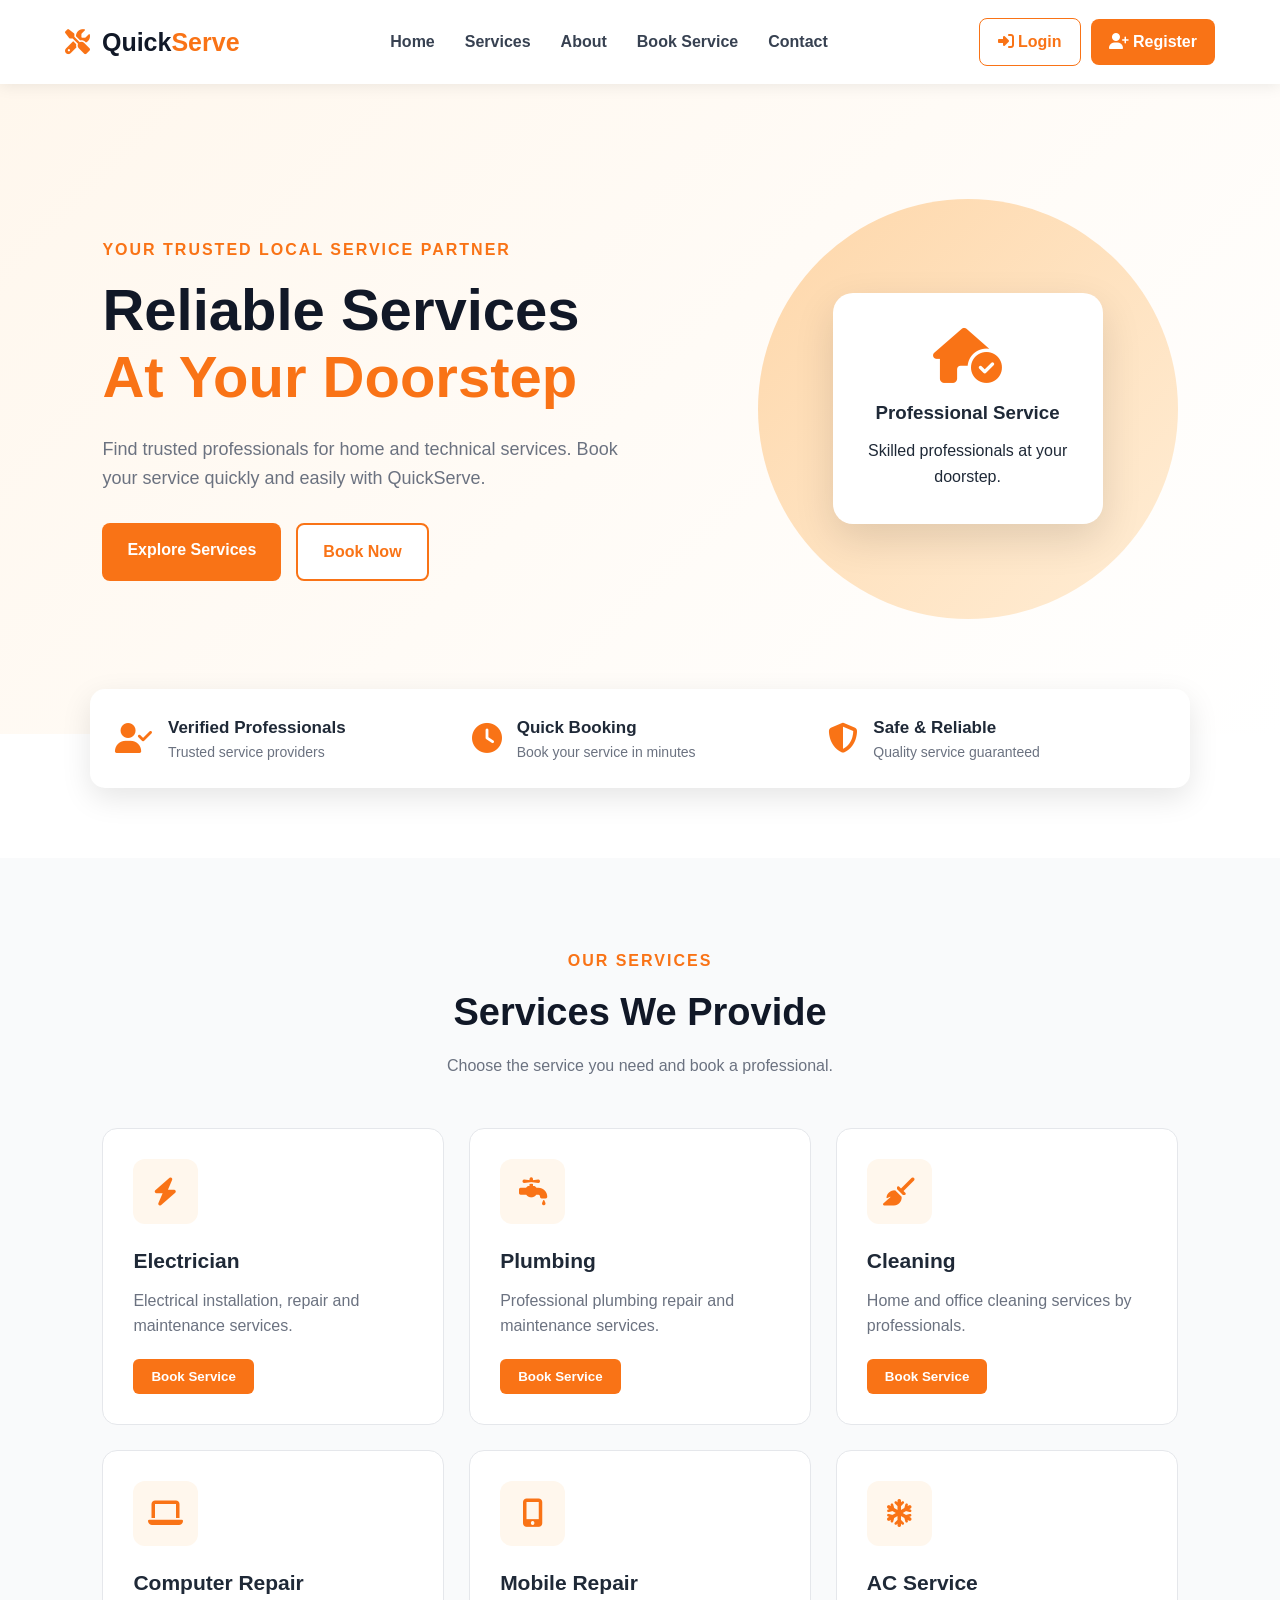
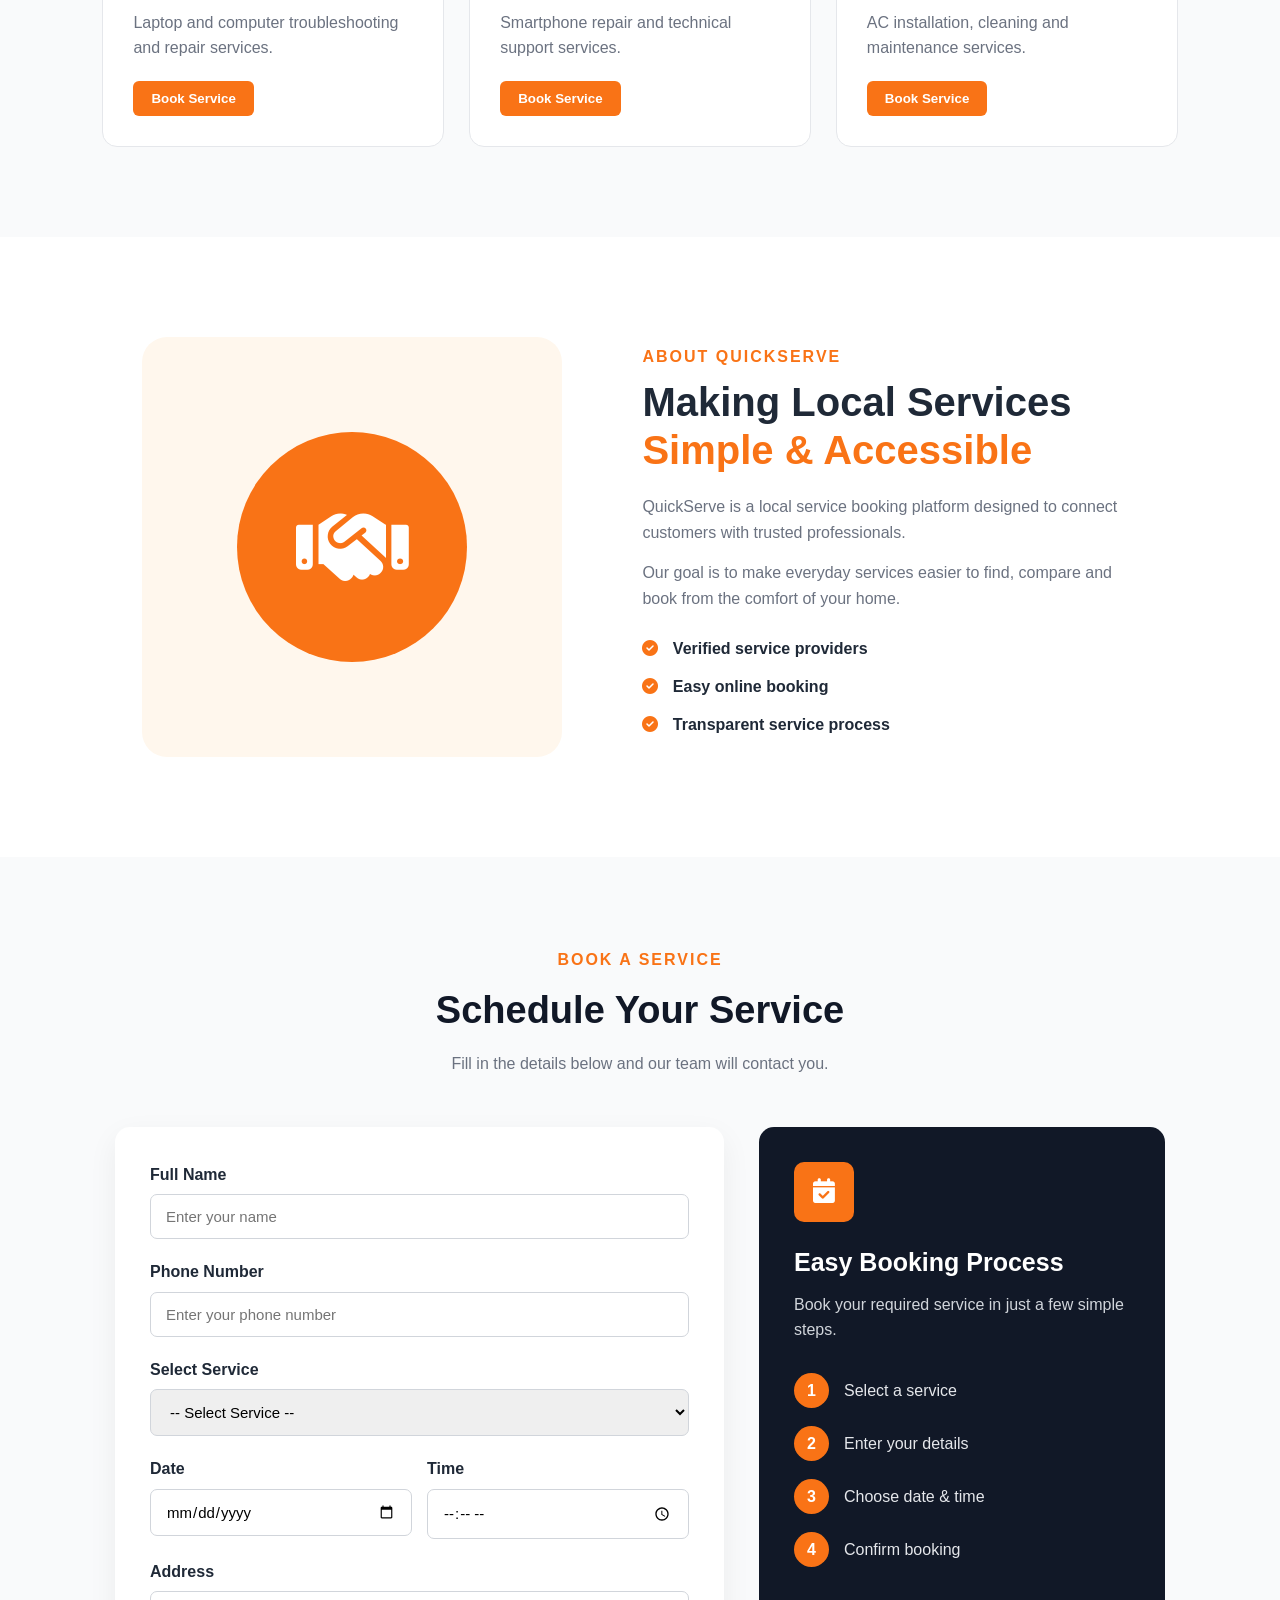
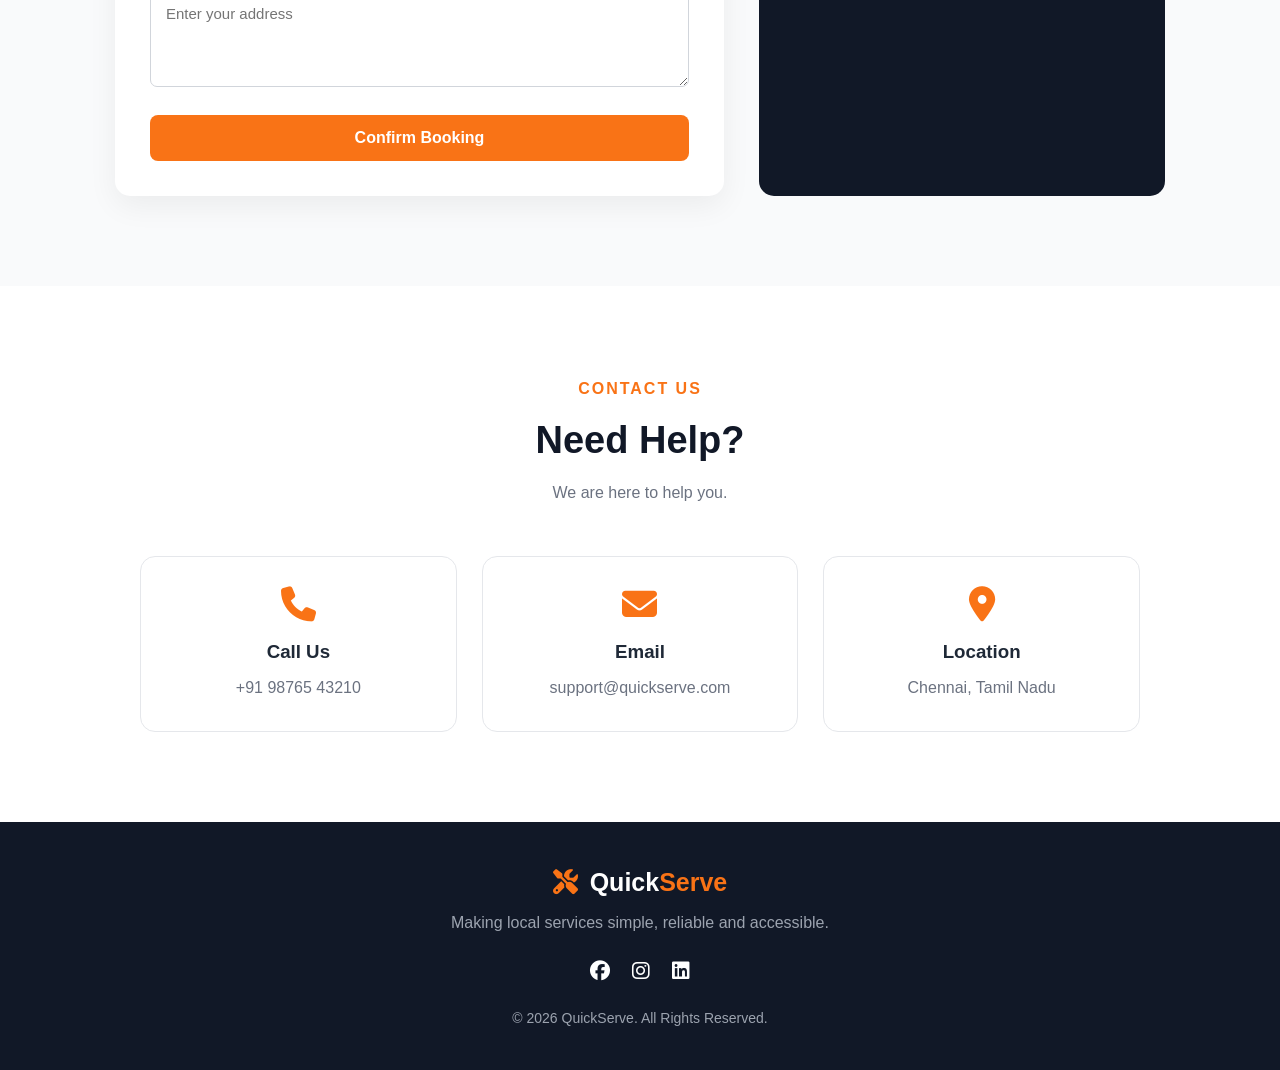
<file: index.html>
<!DOCTYPE html>
<html lang="en">
<head>
    <meta charset="UTF-8">
    <meta name="viewport" content="width=device-width, initial-scale=1.0">

    <title>QuickServe - Local Service Booking</title>

    <link rel="stylesheet" href="style.css">

    <link
        rel="stylesheet"
        href="https://cdnjs.cloudflare.com/ajax/libs/font-awesome/6.5.2/css/all.min.css"
    >
</head>

<body>

    <!-- ================= NAVBAR ================= -->

    <header>
        <nav class="navbar">

            <div class="logo">
                <i class="fa-solid fa-screwdriver-wrench"></i>
                Quick<span>Serve</span>
            </div>

            <ul class="nav-links" id="navLinks">
                <li><a href="#home">Home</a></li>
                <li><a href="#services">Services</a></li>
                <li><a href="#about">About</a></li>
                <li><a href="#booking">Book Service</a></li>
                <li><a href="#contact">Contact</a></li>
            </ul>
            <div class="nav-auth">

    <a href="login.html" class="login-btn">
        <i class="fa-solid fa-right-to-bracket"></i>
        Login
    </a>

    <a href="register.html" class="register-btn">
        <i class="fa-solid fa-user-plus"></i>
        Register
    </a>

</div>

            <button class="menu-btn" id="menuBtn">
                <i class="fa-solid fa-bars"></i>
            </button>

        </nav>
    </header>


    <!-- ================= HERO ================= -->

    <section class="hero" id="home">

        <div class="hero-content">

            <p class="small-title">
                YOUR TRUSTED LOCAL SERVICE PARTNER
            </p>

            <h1>
                Reliable Services<br>
                <span>At Your Doorstep</span>
            </h1>

            <p class="hero-text">
                Find trusted professionals for home and technical services.
                Book your service quickly and easily with QuickServe.
            </p>

            <div class="hero-buttons">
                <a href="#services" class="btn primary-btn">
                    Explore Services
                </a>

                <a href="#booking" class="btn secondary-btn">
                    Book Now
                </a>
            </div>

        </div>

        <div class="hero-image">

            <div class="hero-card">
                <i class="fa-solid fa-house-circle-check"></i>

                <h3>Professional Service</h3>

                <p>
                    Skilled professionals at your doorstep.
                </p>
            </div>

        </div>

    </section>


    <!-- ================= FEATURES ================= -->

    <section class="features">

        <div class="feature">
            <i class="fa-solid fa-user-check"></i>

            <div>
                <h3>Verified Professionals</h3>
                <p>Trusted service providers</p>
            </div>
        </div>


        <div class="feature">
            <i class="fa-solid fa-clock"></i>

            <div>
                <h3>Quick Booking</h3>
                <p>Book your service in minutes</p>
            </div>
        </div>


        <div class="feature">
            <i class="fa-solid fa-shield-halved"></i>

            <div>
                <h3>Safe & Reliable</h3>
                <p>Quality service guaranteed</p>
            </div>
        </div>

    </section>


    <!-- ================= SERVICES ================= -->

    <section class="services-section" id="services">

        <div class="section-title">

            <p>OUR SERVICES</p>

            <h2>Services We Provide</h2>

            <span>
                Choose the service you need and book a professional.
            </span>

        </div>


        <div class="service-container">


            <!-- Electrician -->

            <div class="service-card">

                <div class="service-icon">
                    <i class="fa-solid fa-bolt"></i>
                </div>

                <h3>Electrician</h3>

                <p>
                    Electrical installation, repair and maintenance services.
                </p>

                <button
                    class="service-btn"
                    onclick="selectService('Electrician')">
                    Book Service
                </button>

            </div>


            <!-- Plumber -->

            <div class="service-card">

                <div class="service-icon">
                    <i class="fa-solid fa-faucet-drip"></i>
                </div>

                <h3>Plumbing</h3>

                <p>
                    Professional plumbing repair and maintenance services.
                </p>

                <button
                    class="service-btn"
                    onclick="selectService('Plumbing')">
                    Book Service
                </button>

            </div>


            <!-- Cleaning -->

            <div class="service-card">

                <div class="service-icon">
                    <i class="fa-solid fa-broom"></i>
                </div>

                <h3>Cleaning</h3>

                <p>
                    Home and office cleaning services by professionals.
                </p>

                <button
                    class="service-btn"
                    onclick="selectService('Cleaning')">
                    Book Service
                </button>

            </div>


            <!-- Computer -->

            <div class="service-card">

                <div class="service-icon">
                    <i class="fa-solid fa-laptop"></i>
                </div>

                <h3>Computer Repair</h3>

                <p>
                    Laptop and computer troubleshooting and repair services.
                </p>

                <button
                    class="service-btn"
                    onclick="selectService('Computer Repair')">
                    Book Service
                </button>

            </div>


            <!-- Mobile -->

            <div class="service-card">

                <div class="service-icon">
                    <i class="fa-solid fa-mobile-screen-button"></i>
                </div>

                <h3>Mobile Repair</h3>

                <p>
                    Smartphone repair and technical support services.
                </p>

                <button
                    class="service-btn"
                    onclick="selectService('Mobile Repair')">
                    Book Service
                </button>

            </div>


            <!-- AC -->

            <div class="service-card">

                <div class="service-icon">
                    <i class="fa-solid fa-snowflake"></i>
                </div>

                <h3>AC Service</h3>

                <p>
                    AC installation, cleaning and maintenance services.
                </p>

                <button
                    class="service-btn"
                    onclick="selectService('AC Service')">
                    Book Service
                </button>

            </div>

        </div>

    </section>


    <!-- ================= ABOUT ================= -->

    <section class="about" id="about">

        <div class="about-image">

            <div class="about-circle">
                <i class="fa-solid fa-handshake"></i>
            </div>

        </div>


        <div class="about-content">

            <p class="section-label">
                ABOUT QUICKSERVE
            </p>

            <h2>
                Making Local Services
                <span>Simple & Accessible</span>
            </h2>

            <p>
                QuickServe is a local service booking platform designed
                to connect customers with trusted professionals.
            </p>

            <p>
                Our goal is to make everyday services easier to find,
                compare and book from the comfort of your home.
            </p>


            <div class="about-points">

                <div>
                    <i class="fa-solid fa-circle-check"></i>
                    Verified service providers
                </div>

                <div>
                    <i class="fa-solid fa-circle-check"></i>
                    Easy online booking
                </div>

                <div>
                    <i class="fa-solid fa-circle-check"></i>
                    Transparent service process
                </div>

            </div>

        </div>

    </section>


    <!-- ================= BOOKING ================= -->

    <section class="booking-section" id="booking">

        <div class="section-title">

            <p>BOOK A SERVICE</p>

            <h2>Schedule Your Service</h2>

            <span>
                Fill in the details below and our team will contact you.
            </span>

        </div>


        <div class="booking-container">

            <form id="bookingForm">

                <div class="input-group">

                    <label>Full Name</label>

                    <input
                        type="text"
                        id="name"
                        placeholder="Enter your name"
                        required
                    >

                </div>


                <div class="input-group">

                    <label>Phone Number</label>

                    <input
                        type="tel"
                        id="phone"
                        placeholder="Enter your phone number"
                        required
                    >

                </div>


                <div class="input-group">

                    <label>Select Service</label>

                    <select id="service" required>

                        <option value="">
                            -- Select Service --
                        </option>

                        <option value="Electrician">
                            Electrician
                        </option>

                        <option value="Plumbing">
                            Plumbing
                        </option>

                        <option value="Cleaning">
                            Cleaning
                        </option>

                        <option value="Computer Repair">
                            Computer Repair
                        </option>

                        <option value="Mobile Repair">
                            Mobile Repair
                        </option>

                        <option value="AC Service">
                            AC Service
                        </option>

                    </select>

                </div>


                <div class="form-row">

                    <div class="input-group">

                        <label>Date</label>

                        <input
                            type="date"
                            id="date"
                            required
                        >

                    </div>


                    <div class="input-group">

                        <label>Time</label>

                        <input
                            type="time"
                            id="time"
                            required
                        >

                    </div>

                </div>


                <div class="input-group">

                    <label>Address</label>

                    <textarea
                        id="address"
                        rows="4"
                        placeholder="Enter your address"
                        required
                    ></textarea>

                </div>


                <button
                    type="submit"
                    class="btn primary-btn booking-btn">

                    Confirm Booking

                </button>

            </form>


            <!-- Booking Information -->

            <div class="booking-info">

                <div class="info-icon">
                    <i class="fa-solid fa-calendar-check"></i>
                </div>

                <h3>Easy Booking Process</h3>

                <p>
                    Book your required service in just a few simple steps.
                </p>


                <div class="process">

                    <div>
                        <span>1</span>
                        <p>Select a service</p>
                    </div>

                    <div>
                        <span>2</span>
                        <p>Enter your details</p>
                    </div>

                    <div>
                        <span>3</span>
                        <p>Choose date & time</p>
                    </div>

                    <div>
                        <span>4</span>
                        <p>Confirm booking</p>
                    </div>

                </div>

            </div>

        </div>

    </section>


    <!-- ================= CONTACT ================= -->

    <section class="contact" id="contact">

        <div class="section-title">

            <p>CONTACT US</p>

            <h2>Need Help?</h2>

            <span>
                We are here to help you.
            </span>

        </div>


        <div class="contact-container">

            <div class="contact-card">

                <i class="fa-solid fa-phone"></i>

                <h3>Call Us</h3>

                <p>+91 98765 43210</p>

            </div>


            <div class="contact-card">

                <i class="fa-solid fa-envelope"></i>

                <h3>Email</h3>

                <p>support@quickserve.com</p>

            </div>


            <div class="contact-card">

                <i class="fa-solid fa-location-dot"></i>

                <h3>Location</h3>

                <p>Chennai, Tamil Nadu</p>

            </div>

        </div>

    </section>


    <!-- ================= FOOTER ================= -->

    <footer>

        <div class="footer-content">

            <div class="logo">
                <i class="fa-solid fa-screwdriver-wrench"></i>
                Quick<span>Serve</span>
            </div>

            <p>
                Making local services simple, reliable and accessible.
            </p>

        </div>


        <div class="social-icons">

            <a href="#">
                <i class="fa-brands fa-facebook"></i>
            </a>

            <a href="#">
                <i class="fa-brands fa-instagram"></i>
            </a>

            <a href="#">
                <i class="fa-brands fa-linkedin"></i>
            </a>

        </div>


        <p class="copyright">
            © 2026 QuickServe. All Rights Reserved.
        </p>

    </footer>


    <!-- Booking Popup -->

    <div class="popup" id="popup">

        <div class="popup-box">

            <i class="fa-solid fa-circle-check"></i>

            <h2>Booking Confirmed!</h2>

            <p id="popupMessage">
                Your service has been booked successfully.
            </p>

            <button onclick="closePopup()">
                OK
            </button>

        </div>

    </div>


    <script src="script.js"></script>

</body>
</html>
</file>
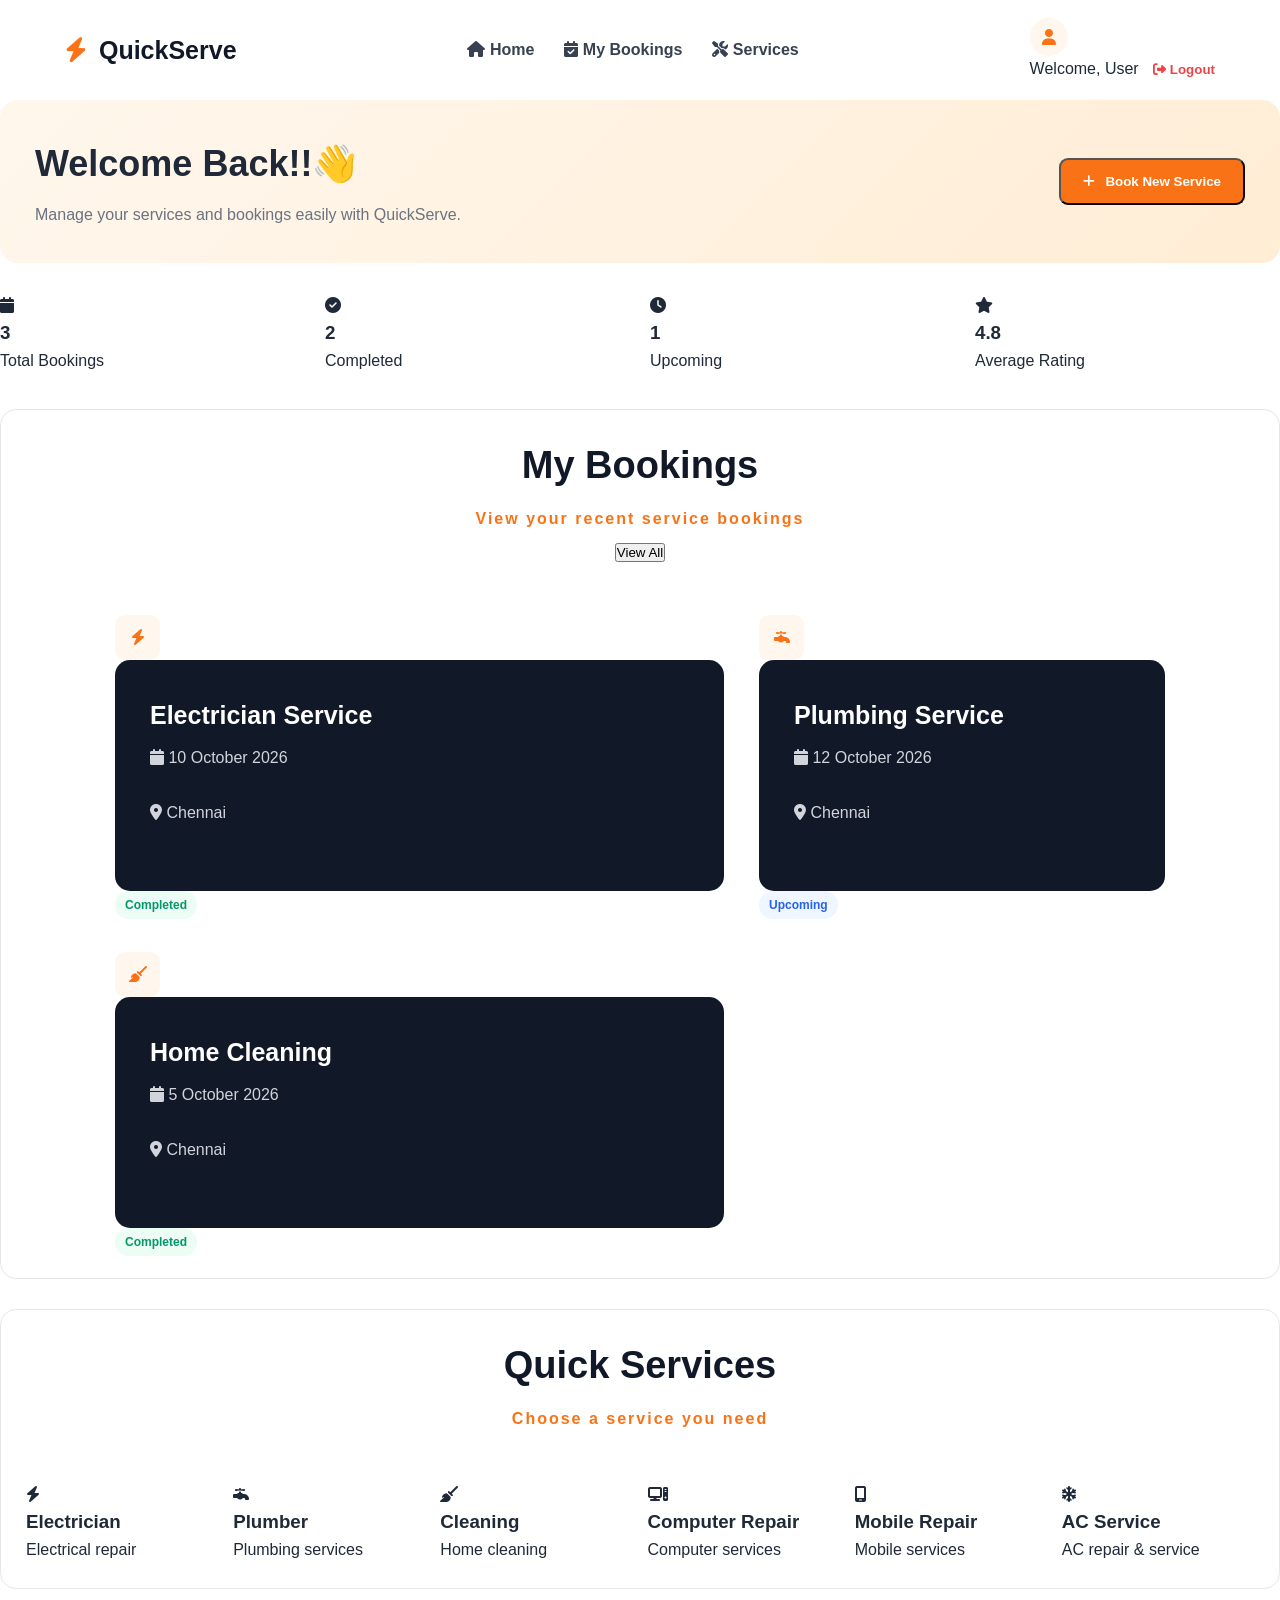
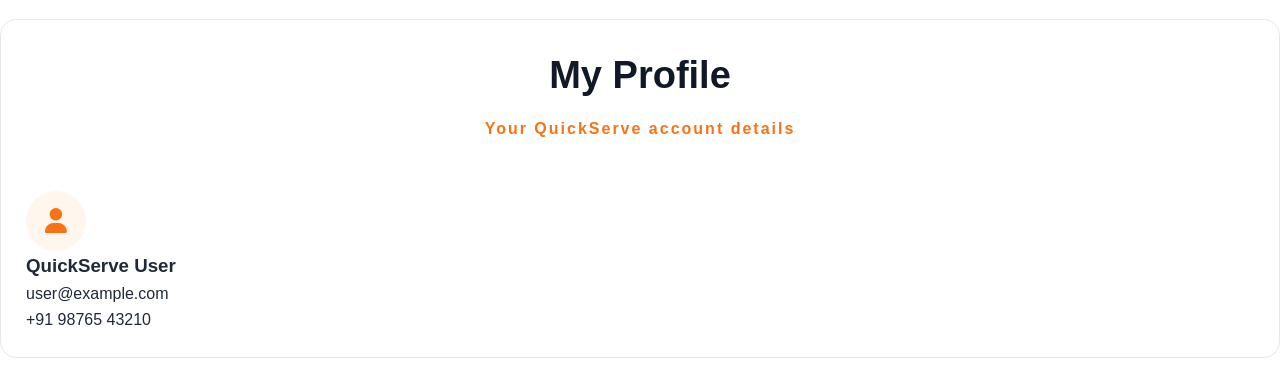
<file: dashboard.html>
<!DOCTYPE html>
<html lang="en">
<head>
    <meta charset="UTF-8">
    <meta name="viewport" content="width=device-width, initial-scale=1.0">

    <title>QuickServe - Dashboard</title>

    <link rel="stylesheet" href="style.css">

    <link rel="stylesheet"
          href="https://cdnjs.cloudflare.com/ajax/libs/font-awesome/6.5.0/css/all.min.css">
</head>

<body>

<!-- ================= NAVBAR ================= -->

<nav class="navbar">

    <div class="logo">
        <i class="fa-solid fa-bolt"></i>
        QuickServe
    </div>

    <div class="nav-links">

        <a href="index.html">
            <i class="fa-solid fa-house"></i>
            Home
        </a>

        <a href="#bookings">
            <i class="fa-solid fa-calendar-check"></i>
            My Bookings
        </a>

        <a href="#services">
            <i class="fa-solid fa-screwdriver-wrench"></i>
            Services
        </a>

    </div>

    <div class="user-area">

        <div class="user-avatar">
            <i class="fa-solid fa-user"></i>
        </div>

        <!-- REGISTERED NAME WILL COME HERE -->
        <span id="dashboardUserName">
            Welcome, User
        </span>

        <button onclick="logoutUser()" class="logout-btn">
            <i class="fa-solid fa-right-from-bracket"></i>
            Logout
        </button>

    </div>

</nav>


<!-- ================= WELCOME SECTION ================= -->

<section class="dashboard-welcome">

    <div>

        <!-- REGISTERED NAME WILL COME HERE -->
        <h1 id="dashboardWelcome">
            Welcome Back!!👋
        </h1>

        <p>
            Manage your services and bookings easily with QuickServe.
        </p>

    </div>

    <button onclick="window.location.href='index.html'"
            class="dashboard-book-btn">

        <i class="fa-solid fa-plus"></i>
        Book New Service

    </button>

</section>


<!-- ================= STATS ================= -->

<section class="dashboard-stats">

    <div class="stat-card">

        <div class="stat-icon">
            <i class="fa-solid fa-calendar"></i>
        </div>

        <div>
            <h3>3</h3>
            <p>Total Bookings</p>
        </div>

    </div>


    <div class="stat-card">

        <div class="stat-icon">
            <i class="fa-solid fa-circle-check"></i>
        </div>

        <div>
            <h3>2</h3>
            <p>Completed</p>
        </div>

    </div>


    <div class="stat-card">

        <div class="stat-icon">
            <i class="fa-solid fa-clock"></i>
        </div>

        <div>
            <h3>1</h3>
            <p>Upcoming</p>
        </div>

    </div>


    <div class="stat-card">

        <div class="stat-icon">
            <i class="fa-solid fa-star"></i>
        </div>

        <div>
            <h3>4.8</h3>
            <p>Average Rating</p>
        </div>

    </div>

</section>


<!-- ================= BOOKINGS ================= -->

<section class="dashboard-section" id="bookings">

    <div class="section-title">

        <div>
            <h2>My Bookings</h2>
            <p>View your recent service bookings</p>
        </div>

        <button class="view-all-btn">
            View All
        </button>

    </div>


    <div class="booking-container">

        <div class="booking-card">

            <div class="booking-icon">
                <i class="fa-solid fa-bolt"></i>
            </div>

            <div class="booking-info">

                <h3>Electrician Service</h3>

                <p>
                    <i class="fa-solid fa-calendar"></i>
                    10 October 2026
                </p>

                <p>
                    <i class="fa-solid fa-location-dot"></i>
                    Chennai
                </p>

            </div>

            <span class="booking-status completed">
                Completed
            </span>

        </div>


        <div class="booking-card">

            <div class="booking-icon">
                <i class="fa-solid fa-faucet"></i>
            </div>

            <div class="booking-info">

                <h3>Plumbing Service</h3>

                <p>
                    <i class="fa-solid fa-calendar"></i>
                    12 October 2026
                </p>

                <p>
                    <i class="fa-solid fa-location-dot"></i>
                    Chennai
                </p>

            </div>

            <span class="booking-status upcoming">
                Upcoming
            </span>

        </div>


        <div class="booking-card">

            <div class="booking-icon">
                <i class="fa-solid fa-broom"></i>
            </div>

            <div class="booking-info">

                <h3>Home Cleaning</h3>

                <p>
                    <i class="fa-solid fa-calendar"></i>
                    5 October 2026
                </p>

                <p>
                    <i class="fa-solid fa-location-dot"></i>
                    Chennai
                </p>

            </div>

            <span class="booking-status completed">
                Completed
            </span>

        </div>

    </div>

</section>


<!-- ================= SERVICES ================= -->

<section class="dashboard-section" id="services">

    <div class="section-title">

        <div>
            <h2>Quick Services</h2>
            <p>Choose a service you need</p>
        </div>

    </div>


    <div class="quick-services">

        <div class="quick-service-card"
             onclick="window.location.href='index.html#services'">

            <i class="fa-solid fa-bolt"></i>

            <h3>Electrician</h3>

            <p>Electrical repair</p>

        </div>


        <div class="quick-service-card"
             onclick="window.location.href='index.html#services'">

            <i class="fa-solid fa-faucet"></i>

            <h3>Plumber</h3>

            <p>Plumbing services</p>

        </div>


        <div class="quick-service-card"
             onclick="window.location.href='index.html#services'">

            <i class="fa-solid fa-broom"></i>

            <h3>Cleaning</h3>

            <p>Home cleaning</p>

        </div>


        <div class="quick-service-card"
             onclick="window.location.href='index.html#services'">

            <i class="fa-solid fa-computer"></i>

            <h3>Computer Repair</h3>

            <p>Computer services</p>

        </div>


        <div class="quick-service-card"
             onclick="window.location.href='index.html#services'">

            <i class="fa-solid fa-mobile-screen"></i>

            <h3>Mobile Repair</h3>

            <p>Mobile services</p>

        </div>


        <div class="quick-service-card"
             onclick="window.location.href='index.html#services'">

            <i class="fa-solid fa-snowflake"></i>

            <h3>AC Service</h3>

            <p>AC repair & service</p>

        </div>

    </div>

</section>


<!-- ================= PROFILE ================= -->

<section class="dashboard-section">

    <div class="section-title">

        <div>
            <h2>My Profile</h2>
            <p>Your QuickServe account details</p>
        </div>

    </div>


    <div class="profile-card">

        <div class="profile-avatar">
            <i class="fa-solid fa-user"></i>
        </div>

        <div class="profile-info">

            <h3 id="profileName">
                QuickServe User
            </h3>

            <p id="profileEmail">
                user@example.com
            </p>

            <p id="profilePhone">
                +91 98765 43210
            </p>

        </div>

    </div>

</section>


<!-- ================= JAVASCRIPT ================= -->

<script>

    // Get registered user details
    const savedName =
        localStorage.getItem("quickServeName");

    const savedEmail =
        localStorage.getItem("quickServeEmail");

    const savedPhone =
        localStorage.getItem("quickServePhone");


    // Show registered name
    if (savedName) {

        document.getElementById("dashboardWelcome")
            .textContent =
            "Welcome Back, " + savedName + " 👋";

        document.getElementById("dashboardUserName")
            .textContent =
            "Welcome, " + savedName;

        document.getElementById("profileName")
            .textContent =
            savedName;

    }


    // Show registered email
    if (savedEmail) {

        document.getElementById("profileEmail")
            .textContent =
            savedEmail;

    }


    // Show registered phone
    if (savedPhone) {

        document.getElementById("profilePhone")
            .textContent =
            savedPhone;

    }


    // Logout
    function logoutUser() {

        const confirmLogout =
            confirm("Are you sure you want to logout?");

        if (confirmLogout) {

            localStorage.removeItem("quickServeName");
            localStorage.removeItem("quickServeEmail");
            localStorage.removeItem("quickServePhone");

            window.location.href =
                "index.html";

        }
        document.getElementById("dashboardWelcome").textContent =
    savedName;
    }

</script>

</body>
</html>
</file>
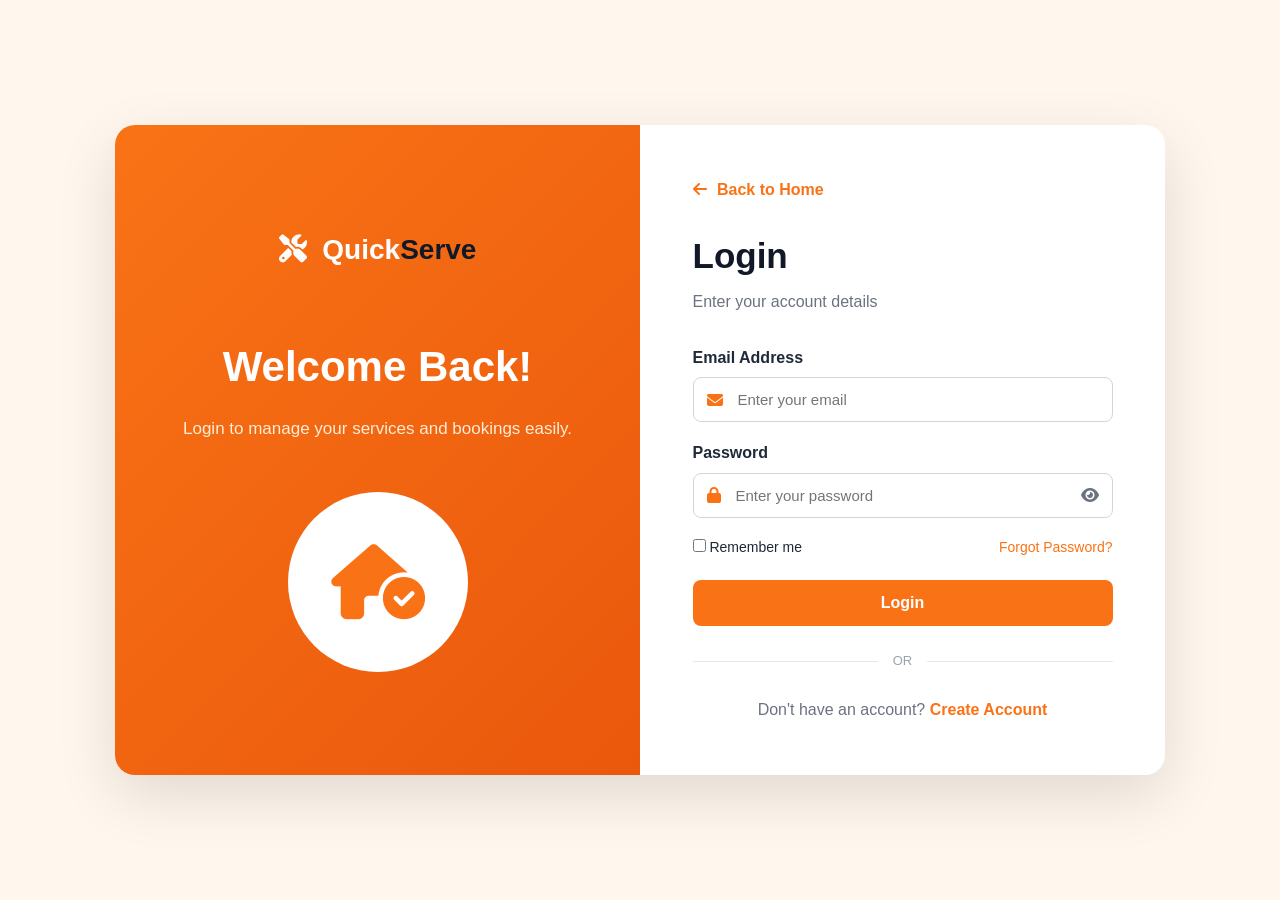
<file: login.html>
<!DOCTYPE html>
<html lang="en">

<head>

    <meta charset="UTF-8">

    <meta name="viewport"
          content="width=device-width, initial-scale=1.0">

    <title>Login - QuickServe</title>

    <link rel="stylesheet" href="style.css">

    <link
        rel="stylesheet"
        href="https://cdnjs.cloudflare.com/ajax/libs/font-awesome/6.5.2/css/all.min.css">

</head>

<body class="auth-body">


    <!-- ================= LOGIN PAGE ================= -->

    <div class="auth-container">


        <!-- Left Side -->

        <div class="auth-left">

            <div class="auth-brand">

                <i class="fa-solid fa-screwdriver-wrench"></i>

                Quick<span>Serve</span>

            </div>

            <h1>
                Welcome Back!
            </h1>

            <p>
                Login to manage your services
                and bookings easily.
            </p>


            <div class="auth-icon">

                <i class="fa-solid fa-house-circle-check"></i>

            </div>

        </div>


        <!-- Right Side -->

        <div class="auth-form-container">

            <div class="auth-form">

                <a href="index.html"
                   class="back-home">

                    <i class="fa-solid fa-arrow-left"></i>

                    Back to Home

                </a>


                <h2>Login</h2>

                <p class="auth-subtitle">
                    Enter your account details
                </p>


                <form id="loginForm">


                    <!-- Email -->

                    <div class="auth-input">

                        <label>Email Address</label>

                        <div class="input-box">

                            <i class="fa-solid fa-envelope"></i>

                            <input
                                type="email"
                                id="loginEmail"
                                placeholder="Enter your email"
                                required>

                        </div>

                    </div>


                    <!-- Password -->

                    <div class="auth-input">

                        <label>Password</label>

                        <div class="input-box">

                            <i class="fa-solid fa-lock"></i>

                            <input
                                type="password"
                                id="loginPassword"
                                placeholder="Enter your password"
                                required>

                            <i
                                class="fa-solid fa-eye password-eye"
                                onclick="togglePassword(
                                'loginPassword',
                                this)">
                            </i>

                        </div>

                    </div>


                    <!-- Remember -->

                    <div class="remember-row">

                        <label>

                            <input
                                type="checkbox">

                            Remember me

                        </label>

                        <a href="#">
                            Forgot Password?
                        </a>

                    </div>


                    <!-- Login -->

                    <button
                        type="submit"
                        class="auth-btn">

                        Login

                    </button>


                </form>


                <div class="auth-divider">

                    <span>OR</span>

                </div>


                <p class="register-text">

                    Don't have an account?

                    <a href="register.html">
                        Create Account
                    </a>

                </p>

            </div>

        </div>

    </div>


    <!-- Login JavaScript -->

    <script>

        // Password Show / Hide

        function togglePassword(inputId, icon) {

            const input =
                document.getElementById(inputId);

            if (input.type === "password") {

                input.type = "text";

                icon.classList.remove(
                    "fa-eye"
                );

                icon.classList.add(
                    "fa-eye-slash"
                );

            } else {

                input.type = "password";

                icon.classList.remove(
                    "fa-eye-slash"
                );

                icon.classList.add(
                    "fa-eye"
                );

            }

        }


        // Login Form

        document.getElementById("loginForm")
        .addEventListener("submit", function(event) {

            event.preventDefault();

            const email =
                document.getElementById(
                    "loginEmail"
                ).value;

            const password =
                document.getElementById(
                    "loginPassword"
                ).value;


            if (email === "" || password === "") {

                alert("Please enter all details.");

                return;

            }


            alert(
                "Login successful! Welcome to QuickServe."
            );


            window.location.href =
                "dashboard.html";

        });

    </script>

</body>

</html>
</file>
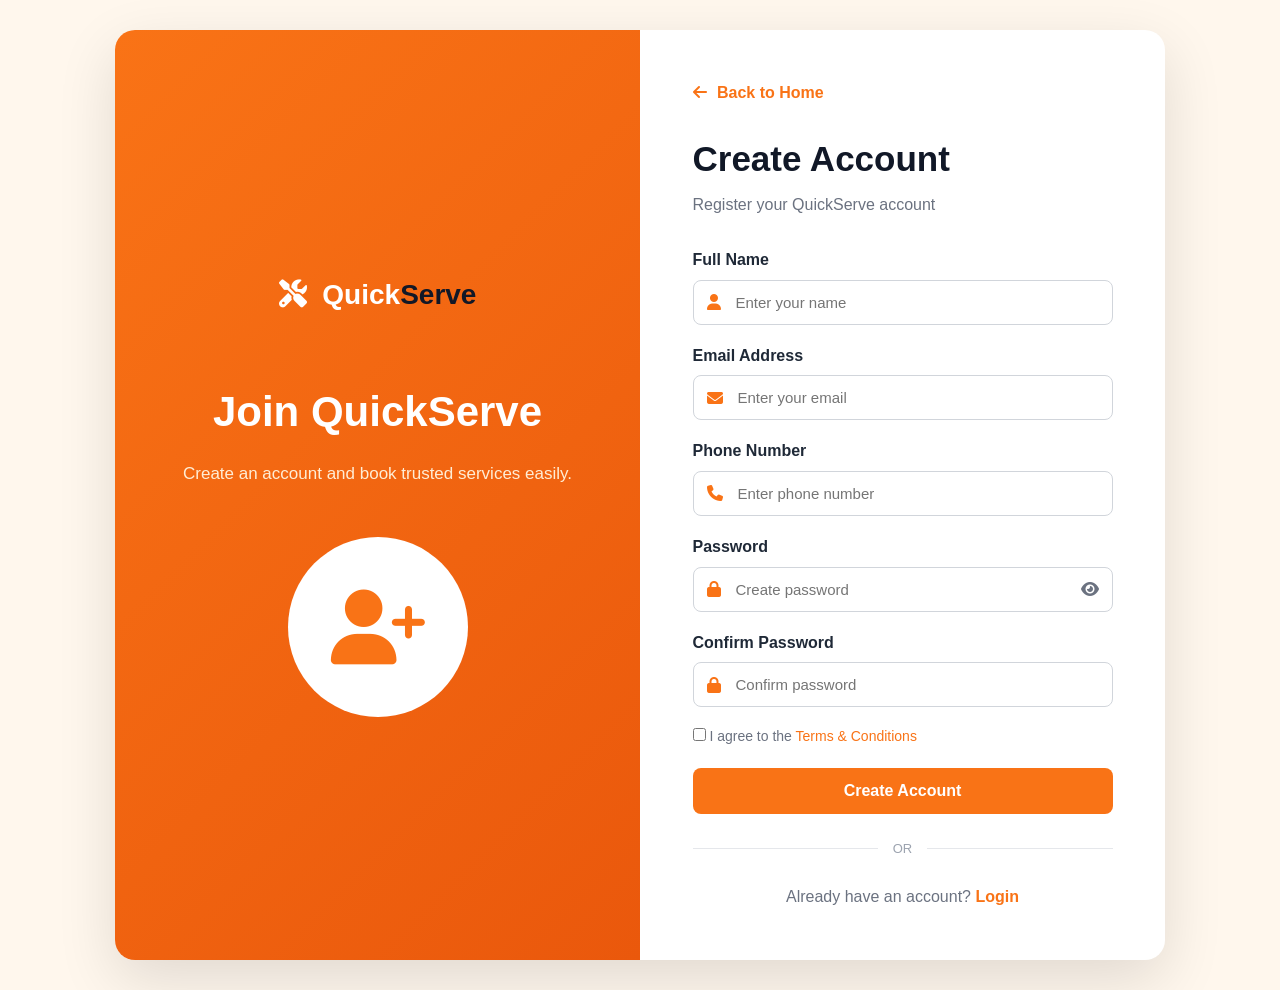
<file: register.html>
<!DOCTYPE html>
<html lang="en">

<head>

    <meta charset="UTF-8">

    <meta name="viewport"
          content="width=device-width, initial-scale=1.0">

    <title>Register - QuickServe</title>

    <link rel="stylesheet" href="style.css">

    <link
        rel="stylesheet"
        href="https://cdnjs.cloudflare.com/ajax/libs/font-awesome/6.5.2/css/all.min.css">

</head>

<body class="auth-body">


    <!-- ================= REGISTER PAGE ================= -->

    <div class="auth-container">


        <!-- Left Side -->

        <div class="auth-left">

            <div class="auth-brand">

                <i class="fa-solid fa-screwdriver-wrench"></i>

                Quick<span>Serve</span>

            </div>


            <h1>
                Join QuickServe
            </h1>


            <p>
                Create an account and book
                trusted services easily.
            </p>


            <div class="auth-icon">

                <i class="fa-solid fa-user-plus"></i>

            </div>

        </div>


        <!-- Right Side -->

        <div class="auth-form-container">

            <div class="auth-form">


                <a href="index.html"
                   class="back-home">

                    <i class="fa-solid fa-arrow-left"></i>

                    Back to Home

                </a>


                <h2>
                    Create Account
                </h2>


                <p class="auth-subtitle">

                    Register your QuickServe account

                </p>


                <form id="registerForm">


                    <!-- Full Name -->

                    <div class="auth-input">

                        <label>
                            Full Name
                        </label>

                        <div class="input-box">

                            <i
                                class="fa-solid fa-user">
                            </i>

                            <input
                                type="text"
                                id="registerName"
                                placeholder="Enter your name"
                                required>

                        </div>

                    </div>


                    <!-- Email -->

                    <div class="auth-input">

                        <label>
                            Email Address
                        </label>

                        <div class="input-box">

                            <i
                                class="fa-solid fa-envelope">
                            </i>

                            <input
                                type="email"
                                id="registerEmail"
                                placeholder="Enter your email"
                                required>

                        </div>

                    </div>


                    <!-- Phone -->

                    <div class="auth-input">

                        <label>
                            Phone Number
                        </label>

                        <div class="input-box">

                            <i
                                class="fa-solid fa-phone">
                            </i>

                            <input
                                type="tel"
                                id="registerPhone"
                                placeholder="Enter phone number"
                                required>

                        </div>

                    </div>


                    <!-- Password -->

                    <div class="auth-input">

                        <label>
                            Password
                        </label>

                        <div class="input-box">

                            <i
                                class="fa-solid fa-lock">
                            </i>

                            <input
                                type="password"
                                id="registerPassword"
                                placeholder="Create password"
                                required>

                            <i
                                class="fa-solid fa-eye password-eye"
                                onclick="togglePassword(
                                'registerPassword',
                                this)">
                            </i>

                        </div>

                    </div>


                    <!-- Confirm Password -->

                    <div class="auth-input">

                        <label>
                            Confirm Password
                        </label>

                        <div class="input-box">

                            <i
                                class="fa-solid fa-lock">
                            </i>

                            <input
                                type="password"
                                id="confirmPassword"
                                placeholder="Confirm password"
                                required>

                        </div>

                    </div>


                    <!-- Terms -->

                    <div class="terms">

                        <label>

                            <input
                                type="checkbox"
                                id="terms"
                                required>

                            I agree to the
                            <a href="#">
                                Terms & Conditions
                            </a>

                        </label>

                    </div>


                    <!-- Register -->

                    <button
                        type="submit"
                        class="auth-btn">

                        Create Account

                    </button>


                </form>


                <div class="auth-divider">

                    <span>OR</span>

                </div>


                <p class="register-text">

                    Already have an account?

                    <a href="login.html">
                        Login
                    </a>

                </p>

            </div>

        </div>

    </div>


    <!-- Register JavaScript -->

    

<script>

    // Get registered user name

    const savedName =
        localStorage.getItem("quickServeName");


    // Display user name

    if (savedName) {

        document.getElementById(
            "dashboardUserName"
        ).textContent =
            "Welcome, " + savedName;

    }


    // Logout

    function logoutUser() {

        const confirmLogout =
            confirm(
                "Are you sure you want to logout?"
            );


        if (confirmLogout) {

            alert(
                "You have been logged out."
            );

            window.location.href =
                "index.html";

        }

    }

</script>
</file>
<file: style.css>
/* ================= GENERAL ================= */

* {
    margin: 0;
    padding: 0;
    box-sizing: border-box;
    scroll-behavior: smooth;
}

body {
    font-family: Arial, Helvetica, sans-serif;
    color: #1f2937;
    background: #ffffff;
    line-height: 1.6;
}

a {
    text-decoration: none;
}

button,
input,
select,
textarea {
    font-family: inherit;
}


/* ================= NAVBAR ================= */

header {
    width: 100%;
    background: #ffffff;
    position: sticky;
    top: 0;
    z-index: 1000;
    box-shadow: 0 2px 15px rgba(0, 0, 0, 0.08);
}

.navbar {
    max-width: 1200px;
    margin: auto;
    padding: 18px 25px;

    display: flex;
    align-items: center;
    justify-content: space-between;
}

.logo {
    font-size: 25px;
    font-weight: bold;
    color: #111827;
}

.logo i {
    color: #f97316;
    margin-right: 5px;
}

.logo span {
    color: #f97316;
}

.nav-links {
    list-style: none;

    display: flex;
    gap: 30px;
}

.nav-links a {
    color: #374151;
    font-weight: 600;
    transition: 0.3s;
}

.nav-links a:hover {
    color: #f97316;
}

.menu-btn {
    display: none;
    background: none;
    border: none;
    font-size: 25px;
    cursor: pointer;
}


/* ================= HERO ================= */

.hero {
    min-height: 650px;
    padding: 80px 8%;

    display: flex;
    align-items: center;
    justify-content: space-between;

    background: linear-gradient(
        135deg,
        #fff7ed,
        #ffffff
    );
}

.hero-content {
    max-width: 600px;
}

.small-title {
    color: #f97316;
    font-weight: bold;
    letter-spacing: 2px;
    margin-bottom: 15px;
}

.hero h1 {
    font-size: 58px;
    line-height: 1.15;
    margin-bottom: 25px;
    color: #111827;
}

.hero h1 span {
    color: #f97316;
}

.hero-text {
    font-size: 18px;
    color: #6b7280;
    margin-bottom: 30px;
    max-width: 550px;
}

.hero-buttons {
    display: flex;
    gap: 15px;
}

.btn {
    display: inline-block;
    padding: 14px 25px;
    border-radius: 8px;
    font-weight: bold;
    cursor: pointer;
    border: none;
}

.primary-btn {
    background: #f97316;
    color: white;
}

.primary-btn:hover {
    background: #ea580c;
}

.secondary-btn {
    border: 2px solid #f97316;
    color: #f97316;
    background: white;
}

.secondary-btn:hover {
    background: #f97316;
    color: white;
}

.hero-image {
    width: 420px;
    height: 420px;

    border-radius: 50%;

    background:
        linear-gradient(
            135deg,
            #fed7aa,
            #ffedd5
        );

    display: flex;
    align-items: center;
    justify-content: center;
}

.hero-card {
    width: 270px;
    padding: 35px;

    text-align: center;

    background: white;
    border-radius: 20px;

    box-shadow: 0 15px 40px rgba(0, 0, 0, 0.12);
}

.hero-card i {
    font-size: 55px;
    color: #f97316;
    margin-bottom: 15px;
}

.hero-card h3 {
    margin-bottom: 10px;
}


/* ================= FEATURES ================= */

.features {
    max-width: 1100px;
    margin: -45px auto 70px;

    padding: 25px;

    background: white;

    display: grid;
    grid-template-columns: repeat(3, 1fr);

    gap: 20px;

    border-radius: 15px;

    box-shadow: 0 10px 30px rgba(0, 0, 0, 0.1);
}

.feature {
    display: flex;
    gap: 15px;
    align-items: center;
}

.feature i {
    font-size: 30px;
    color: #f97316;
}

.feature h3 {
    font-size: 17px;
}

.feature p {
    color: #6b7280;
    font-size: 14px;
}


/* ================= SECTION TITLE ================= */

.section-title {
    text-align: center;
    margin-bottom: 50px;
}

.section-title p,
.section-label {
    color: #f97316;
    font-weight: bold;
    letter-spacing: 2px;
    margin-bottom: 8px;
}

.section-title h2 {
    font-size: 38px;
    color: #111827;
    margin-bottom: 10px;
}

.section-title span {
    color: #6b7280;
}


/* ================= SERVICES ================= */

.services-section {
    padding: 90px 8%;
    background: #f9fafb;
}

.service-container {
    max-width: 1150px;
    margin: auto;

    display: grid;

    grid-template-columns:
        repeat(3, 1fr);

    gap: 25px;
}

.service-card {
    padding: 30px;

    background: white;

    border-radius: 15px;

    border: 1px solid #e5e7eb;

    transition: 0.3s;
}

.service-card:hover {
    transform: translateY(-8px);

    box-shadow:
        0 15px 35px
        rgba(0, 0, 0, 0.1);
}

.service-icon {
    width: 65px;
    height: 65px;

    display: flex;
    align-items: center;
    justify-content: center;

    border-radius: 12px;

    background: #fff7ed;

    color: #f97316;

    font-size: 28px;

    margin-bottom: 20px;
}

.service-card h3 {
    margin-bottom: 10px;
    font-size: 21px;
}

.service-card p {
    color: #6b7280;
    margin-bottom: 20px;
}

.service-btn {
    padding: 10px 18px;

    border: none;
    border-radius: 6px;

    background: #f97316;
    color: white;

    cursor: pointer;

    font-weight: bold;
}

.service-btn:hover {
    background: #ea580c;
}


/* ================= ABOUT ================= */

.about {
    padding: 100px 8%;

    display: flex;
    align-items: center;
    gap: 80px;

    max-width: 1200px;
    margin: auto;
}

.about-image {
    width: 420px;
    height: 420px;

    flex-shrink: 0;

    border-radius: 25px;

    background: #fff7ed;

    display: flex;
    align-items: center;
    justify-content: center;
}

.about-circle {
    width: 230px;
    height: 230px;

    border-radius: 50%;

    background: #f97316;

    display: flex;
    align-items: center;
    justify-content: center;

    color: white;

    font-size: 90px;
}

.about-content h2 {
    font-size: 40px;
    line-height: 1.2;
    margin-bottom: 20px;
}

.about-content h2 span {
    color: #f97316;
}

.about-content > p:not(.section-label) {
    color: #6b7280;
    margin-bottom: 15px;
}

.about-points {
    margin-top: 25px;
}

.about-points div {
    margin: 12px 0;
    font-weight: 600;
}

.about-points i {
    color: #f97316;
    margin-right: 10px;
}


/* ================= BOOKING ================= */

.booking-section {
    padding: 90px 8%;
    background: #f9fafb;
}

.booking-container {
    max-width: 1050px;
    margin: auto;

    display: grid;

    grid-template-columns: 1.2fr 0.8fr;

    gap: 35px;
}

#bookingForm {
    background: white;

    padding: 35px;

    border-radius: 15px;

    box-shadow:
        0 10px 30px
        rgba(0, 0, 0, 0.06);
}

.input-group {
    margin-bottom: 20px;
}

.input-group label {
    display: block;
    font-weight: bold;
    margin-bottom: 7px;
}

.input-group input,
.input-group select,
.input-group textarea {
    width: 100%;

    padding: 13px 15px;

    border: 1px solid #d1d5db;

    border-radius: 7px;

    outline: none;

    font-size: 15px;
}

.input-group input:focus,
.input-group select:focus,
.input-group textarea:focus {
    border-color: #f97316;
}

.form-row {
    display: grid;
    grid-template-columns: 1fr 1fr;
    gap: 15px;
}

.booking-btn {
    width: 100%;
    font-size: 16px;
}


/* Booking information */

.booking-info {
    padding: 35px;

    background: #111827;

    color: white;

    border-radius: 15px;
}

.info-icon {
    width: 60px;
    height: 60px;

    border-radius: 10px;

    display: flex;
    align-items: center;
    justify-content: center;

    background: #f97316;

    font-size: 25px;

    margin-bottom: 20px;
}

.booking-info h3 {
    font-size: 25px;
    margin-bottom: 10px;
}

.booking-info > p {
    color: #d1d5db;
    margin-bottom: 30px;
}

.process > div {
    display: flex;
    align-items: center;
    gap: 15px;

    margin: 18px 0;
}

.process span {
    width: 35px;
    height: 35px;

    border-radius: 50%;

    background: #f97316;

    display: flex;
    align-items: center;
    justify-content: center;

    font-weight: bold;
}

.process p {
    color: #e5e7eb;
}


/* ================= CONTACT ================= */

.contact {
    padding: 90px 8%;
}

.contact-container {
    max-width: 1000px;
    margin: auto;

    display: grid;

    grid-template-columns:
        repeat(3, 1fr);

    gap: 25px;
}

.contact-card {
    padding: 30px;

    text-align: center;

    border: 1px solid #e5e7eb;

    border-radius: 15px;
}

.contact-card i {
    font-size: 35px;
    color: #f97316;
    margin-bottom: 15px;
}

.contact-card h3 {
    margin-bottom: 8px;
}

.contact-card p {
    color: #6b7280;
}


/* ================= FOOTER ================= */

footer {
    padding: 40px 8%;

    background: #111827;

    color: white;

    text-align: center;
}

.footer-content {
    margin-bottom: 20px;
}

footer .logo {
    color: white;
}

.footer-content p {
    color: #9ca3af;
    margin-top: 8px;
}

.social-icons {
    margin: 20px 0;
}

.social-icons a {
    color: white;

    font-size: 20px;

    margin: 0 8px;

    transition: 0.3s;
}

.social-icons a:hover {
    color: #f97316;
}

.copyright {
    color: #9ca3af;
    font-size: 14px;
}


/* ================= POPUP ================= */

.popup {
    display: none;

    position: fixed;

    inset: 0;

    background:
        rgba(0, 0, 0, 0.6);

    z-index: 2000;

    align-items: center;
    justify-content: center;
}

.popup-box {
    width: 90%;
    max-width: 420px;

    background: white;

    padding: 40px;

    border-radius: 15px;

    text-align: center;
}

.popup-box > i {
    font-size: 65px;
    color: #22c55e;
    margin-bottom: 15px;
}

.popup-box h2 {
    margin-bottom: 10px;
}

.popup-box p {
    color: #6b7280;
    margin-bottom: 25px;
}

.popup-box button {
    padding: 11px 30px;

    border: none;

    border-radius: 6px;

    background: #f97316;
    color: white;

    cursor: pointer;

    font-weight: bold;
}


/* ================= RESPONSIVE ================= */

@media (max-width: 900px) {

    .nav-links {
        position: absolute;

        top: 70px;
        left: 0;

        width: 100%;

        background: white;

        flex-direction: column;

        text-align: center;

        padding: 20px;

        display: none;

        box-shadow: 0 10px 20px
            rgba(0, 0, 0, 0.08);
    }

    .nav-links.active {
        display: flex;
    }

    .menu-btn {
        display: block;
    }

    .hero {
        flex-direction: column;
        text-align: center;
        gap: 50px;
    }

    .hero-buttons {
        justify-content: center;
    }

    .hero h1 {
        font-size: 45px;
    }

    .features {
        margin: 30px 20px 60px;
        grid-template-columns: 1fr;
    }

    .service-container {
        grid-template-columns:
            repeat(2, 1fr);
    }

    .about {
        flex-direction: column;
        text-align: center;
    }

    .about-points {
        text-align: left;
    }

    .booking-container {
        grid-template-columns: 1fr;
    }

    .contact-container {
        grid-template-columns: 1fr;
    }
}


@media (max-width: 600px) {

    .hero {
        padding: 60px 20px;
    }

    .hero h1 {
        font-size: 38px;
    }

    .hero-image {
        width: 300px;
        height: 300px;
    }

    .service-container {
        grid-template-columns: 1fr;
    }

    .about {
        padding: 70px 20px;
    }

    .about-image {
        width: 300px;
        height: 300px;
    }

    .about-circle {
        width: 170px;
        height: 170px;
        font-size: 60px;
    }

    .form-row {
        grid-template-columns: 1fr;
    }

    .section-title h2 {
        font-size: 30px;
    }

}

/* ================= AUTHENTICATION ================= */

.auth-body {
    min-height: 100vh;
    background: #fff7ed;

    display: flex;
    align-items: center;
    justify-content: center;

    padding: 30px;
}


.auth-container {
    width: 100%;
    max-width: 1050px;
    min-height: 650px;

    background: white;

    display: grid;
    grid-template-columns: 1fr 1fr;

    border-radius: 20px;

    overflow: hidden;

    box-shadow:
        0 20px 60px
        rgba(0, 0, 0, 0.12);
}


/* LEFT SIDE */

.auth-left {
    background:
        linear-gradient(
            135deg,
            #f97316,
            #ea580c
        );

    color: white;

    padding: 60px;

    display: flex;
    flex-direction: column;
    justify-content: center;

    text-align: center;
}


.auth-brand {
    font-size: 28px;
    font-weight: bold;

    margin-bottom: 60px;
}


.auth-brand i {
    margin-right: 8px;
}


.auth-brand span {
    color: #111827;
}


.auth-left h1 {
    font-size: 42px;
    margin-bottom: 15px;
}


.auth-left p {
    color: #ffedd5;
    font-size: 17px;
}


.auth-icon {
    width: 180px;
    height: 180px;

    margin: 50px auto 0;

    border-radius: 50%;

    background: white;

    color: #f97316;

    display: flex;
    align-items: center;
    justify-content: center;

    font-size: 75px;
}


/* RIGHT SIDE */

.auth-form-container {
    display: flex;
    align-items: center;
    justify-content: center;

    padding: 50px;
}


.auth-form {
    width: 100%;
    max-width: 420px;
}


.back-home {
    color: #f97316;

    font-weight: bold;

    display: inline-block;

    margin-bottom: 25px;
}


.back-home i {
    margin-right: 6px;
}


.auth-form h2 {
    font-size: 35px;
    color: #111827;

    margin-bottom: 5px;
}


.auth-subtitle {
    color: #6b7280;

    margin-bottom: 30px;
}


.auth-input {
    margin-bottom: 18px;
}


.auth-input label {
    display: block;

    font-weight: bold;

    margin-bottom: 7px;
}


.input-box {
    display: flex;
    align-items: center;

    border: 1px solid #d1d5db;

    border-radius: 8px;

    padding: 0 13px;
}


.input-box:focus-within {
    border-color: #f97316;
}


.input-box > i:first-child {
    color: #f97316;

    margin-right: 10px;
}


.input-box input {
    width: 100%;

    border: none;
    outline: none;

    padding: 13px 5px;

    font-size: 15px;
}


.password-eye {
    cursor: pointer;

    color: #6b7280 !important;

    margin: 0 !important;
}


.remember-row {
    display: flex;

    justify-content: space-between;

    align-items: center;

    margin: 10px 0 22px;

    font-size: 14px;
}


.remember-row a {
    color: #f97316;
}


.auth-btn {
    width: 100%;

    padding: 14px;

    border: none;

    border-radius: 8px;

    background: #f97316;

    color: white;

    font-size: 16px;

    font-weight: bold;

    cursor: pointer;

    transition: 0.3s;
}


.auth-btn:hover {
    background: #ea580c;
}


.auth-divider {
    display: flex;

    align-items: center;

    gap: 15px;

    margin: 25px 0;
}


.auth-divider::before,
.auth-divider::after {
    content: "";

    height: 1px;

    background: #e5e7eb;

    flex: 1;
}


.auth-divider span {
    color: #9ca3af;

    font-size: 13px;
}


.register-text {
    text-align: center;

    color: #6b7280;
}


.register-text a {
    color: #f97316;

    font-weight: bold;
}


.terms {
    font-size: 14px;

    margin-bottom: 20px;

    color: #6b7280;
}


.terms a {
    color: #f97316;
}


/* ================= AUTH RESPONSIVE ================= */

@media (max-width: 800px) {

    .auth-container {
        grid-template-columns: 1fr;
    }

    .auth-left {
        padding: 40px 25px;
    }

    .auth-brand {
        margin-bottom: 25px;
    }

    .auth-left h1 {
        font-size: 32px;
    }

    .auth-icon {
        width: 110px;
        height: 110px;

        margin-top: 25px;

        font-size: 45px;
    }

    .auth-form-container {
        padding: 35px 25px;
    }

}
/* ================= NAVBAR AUTH BUTTONS ================= */

.nav-auth {
    display: flex;
    align-items: center;
    gap: 10px;
}

.login-btn,
.register-btn {
    padding: 10px 18px;
    border-radius: 8px;
    font-weight: 600;
    text-decoration: none;
    transition: 0.3s;
}

.login-btn {
    color: #f97316;
    border: 1px solid #f97316;
}

.login-btn:hover {
    background: #f97316;
    color: white;
}

.register-btn {
    background: #f97316;
    color: white;
}

.register-btn:hover {
    background: #ea580c;
}
/* ================= USER DASHBOARD ================= */

.dashboard-body {
    margin: 0;
    background: #f8fafc;
    color: #111827;
    font-family: Arial, sans-serif;
}


/* ================= DASHBOARD NAVBAR ================= */

.dashboard-header {
    background: white;
    border-bottom: 1px solid #e5e7eb;
    position: sticky;
    top: 0;
    z-index: 1000;
}


.dashboard-nav {
    max-width: 1250px;
    margin: auto;
    padding: 18px 25px;

    display: flex;
    align-items: center;
    justify-content: space-between;

    gap: 25px;
}


.dashboard-logo {
    text-decoration: none;
    color: #111827;

    font-size: 25px;
    font-weight: bold;

    white-space: nowrap;
}


.dashboard-logo i {
    color: #f97316;
    margin-right: 7px;
}


.dashboard-logo span {
    color: #f97316;
}


.dashboard-links {
    display: flex;
    align-items: center;
    gap: 25px;
}


.dashboard-links a {
    text-decoration: none;
    color: #4b5563;
    font-weight: 600;

    transition: 0.3s;
}


.dashboard-links a:hover {
    color: #f97316;
}


.dashboard-links i {
    margin-right: 5px;
}


.dashboard-user {
    display: flex;
    align-items: center;
    gap: 10px;

    font-size: 14px;
    font-weight: 600;
}


.user-avatar {
    width: 38px;
    height: 38px;

    border-radius: 50%;

    background: #fff7ed;
    color: #f97316;

    display: flex;
    align-items: center;
    justify-content: center;
}


.logout-btn {
    border: none;
    background: transparent;

    color: #ef4444;

    font-weight: 600;

    cursor: pointer;

    margin-left: 10px;
}


.logout-btn:hover {
    color: #b91c1c;
}


/* ================= MAIN ================= */

.dashboard-main {
    max-width: 1250px;
    margin: auto;

    padding: 40px 25px 60px;
}


/* ================= WELCOME ================= */

.dashboard-welcome {
    background:
        linear-gradient(
            135deg,
            #fff7ed,
            #ffedd5
        );

    border-radius: 18px;

    padding: 35px;

    display: flex;
    align-items: center;
    justify-content: space-between;

    margin-bottom: 30px;
}


.dashboard-small-title {
    color: #f97316;

    font-size: 13px;
    font-weight: bold;

    letter-spacing: 2px;

    margin-bottom: 8px;
}


.dashboard-welcome h1 {
    font-size: 36px;

    margin: 0 0 10px;
}


.dashboard-welcome p {
    color: #6b7280;

    margin: 0;
}


.dashboard-book-btn {
    background: #f97316;
    color: white;

    text-decoration: none;

    padding: 14px 22px;

    border-radius: 9px;

    font-weight: bold;

    transition: 0.3s;

    white-space: nowrap;
}


.dashboard-book-btn:hover {
    background: #ea580c;
}


.dashboard-book-btn i {
    margin-right: 7px;
}


/* ================= STAT CARDS ================= */

.dashboard-stats {
    display: grid;

    grid-template-columns:
        repeat(4, 1fr);

    gap: 20px;

    margin-bottom: 35px;
}


.dashboard-card {
    background: white;

    border: 1px solid #e5e7eb;

    border-radius: 15px;

    padding: 22px;

    display: flex;
    align-items: center;

    gap: 15px;

    transition: 0.3s;
}


.dashboard-card:hover {
    transform: translateY(-3px);

    box-shadow:
        0 10px 25px
        rgba(0, 0, 0, 0.07);
}


.dashboard-card-icon {
    width: 50px;
    height: 50px;

    border-radius: 12px;

    display: flex;
    align-items: center;
    justify-content: center;

    font-size: 20px;
}


.dashboard-card-icon.orange {
    background: #fff7ed;
    color: #f97316;
}


.dashboard-card-icon.green {
    background: #ecfdf5;
    color: #10b981;
}


.dashboard-card-icon.blue {
    background: #eff6ff;
    color: #3b82f6;
}


.dashboard-card-icon.purple {
    background: #f5f3ff;
    color: #8b5cf6;
}


.dashboard-card h3 {
    margin: 0 0 4px;

    font-size: 25px;
}


.dashboard-card p {
    margin: 0;

    color: #6b7280;

    font-size: 14px;
}


/* ================= SECTION ================= */

.dashboard-section {
    background: white;

    border: 1px solid #e5e7eb;

    border-radius: 16px;

    padding: 25px;

    margin-bottom: 30px;
}


.section-heading {
    display: flex;

    align-items: center;
    justify-content: space-between;

    margin-bottom: 20px;
}


.section-heading h2 {
    margin: 0 0 5px;

    font-size: 23px;
}


.section-heading p {
    margin: 0;

    color: #6b7280;
}


.section-heading > a {
    color: #f97316;

    text-decoration: none;

    font-weight: bold;
}


/* ================= BOOKINGS ================= */

.booking-table {
    border-top: 1px solid #e5e7eb;
}


.booking-row {
    display: grid;

    grid-template-columns:
        1fr 130px 80px;

    align-items: center;

    gap: 20px;

    padding: 18px 5px;

    border-bottom: 1px solid #f1f5f9;
}


.booking-service {
    display: flex;

    align-items: center;

    gap: 14px;
}


.booking-icon {
    width: 45px;
    height: 45px;

    border-radius: 10px;

    background: #fff7ed;

    color: #f97316;

    display: flex;
    align-items: center;
    justify-content: center;
}


.booking-service h4 {
    margin: 0 0 5px;

    font-size: 16px;
}


.booking-service p {
    margin: 0;

    color: #6b7280;

    font-size: 13px;
}


.booking-status {
    padding: 7px 10px;

    border-radius: 20px;

    text-align: center;

    font-size: 12px;

    font-weight: bold;
}


.booking-status.upcoming {
    background: #eff6ff;
    color: #2563eb;
}


.booking-status.completed {
    background: #ecfdf5;
    color: #059669;
}


.booking-row strong {
    text-align: right;
}


/* ================= QUICK SERVICES ================= */

.quick-services {
    display: grid;

    grid-template-columns:
        repeat(6, 1fr);

    gap: 15px;
}


.quick-service {
    text-decoration: none;

    background: #f8fafc;

    border: 1px solid #e5e7eb;

    border-radius: 12px;

    padding: 22px 10px;

    text-align: center;

    color: #374151;

    transition: 0.3s;
}


.quick-service:hover {
    border-color: #f97316;

    color: #f97316;

    transform: translateY(-3px);
}


.quick-service i {
    display: block;

    font-size: 25px;

    color: #f97316;

    margin-bottom: 10px;
}


.quick-service span {
    font-size: 13px;

    font-weight: 600;
}


/* ================= PROFILE ================= */

.profile-section {
    background: white;

    border: 1px solid #e5e7eb;

    border-radius: 16px;

    padding: 25px;
}


.profile-header {
    display: flex;

    align-items: center;

    gap: 15px;

    margin-bottom: 25px;
}


.profile-avatar {
    width: 60px;
    height: 60px;

    border-radius: 50%;

    background: #fff7ed;

    color: #f97316;

    display: flex;
    align-items: center;
    justify-content: center;

    font-size: 25px;
}


.profile-header h2 {
    margin: 0 0 5px;
}


.profile-header p {
    margin: 0;

    color: #6b7280;
}


.profile-details {
    display: grid;

    grid-template-columns:
        repeat(3, 1fr);

    gap: 20px;
}


.profile-details div {
    background: #f8fafc;

    padding: 18px;

    border-radius: 10px;
}


.profile-details span {
    display: block;

    color: #6b7280;

    font-size: 13px;

    margin-bottom: 7px;
}


.profile-details strong {
    font-size: 14px;
}


/* ================= DASHBOARD RESPONSIVE ================= */

@media (max-width: 1000px) {

    .dashboard-stats {
        grid-template-columns:
            repeat(2, 1fr);
    }

    .quick-services {
        grid-template-columns:
            repeat(3, 1fr);
    }

    .dashboard-links {
        display: none;
    }

}


@media (max-width: 700px) {

    .dashboard-nav {
        padding: 15px;
    }

    .dashboard-user span {
        display: none;
    }

    .dashboard-main {
        padding: 25px 15px 40px;
    }

    .dashboard-welcome {
        flex-direction: column;

        align-items: flex-start;

        gap: 20px;

        padding: 25px;
    }

    .dashboard-welcome h1 {
        font-size: 28px;
    }

    .dashboard-stats {
        grid-template-columns: 1fr;
    }

    .booking-row {
        grid-template-columns: 1fr;

        gap: 12px;
    }

    .booking-row strong {
        text-align: left;
    }

    .quick-services {
        grid-template-columns:
            repeat(2, 1fr);
    }

    .profile-details {
        grid-template-columns: 1fr;
    }

}
</file>
